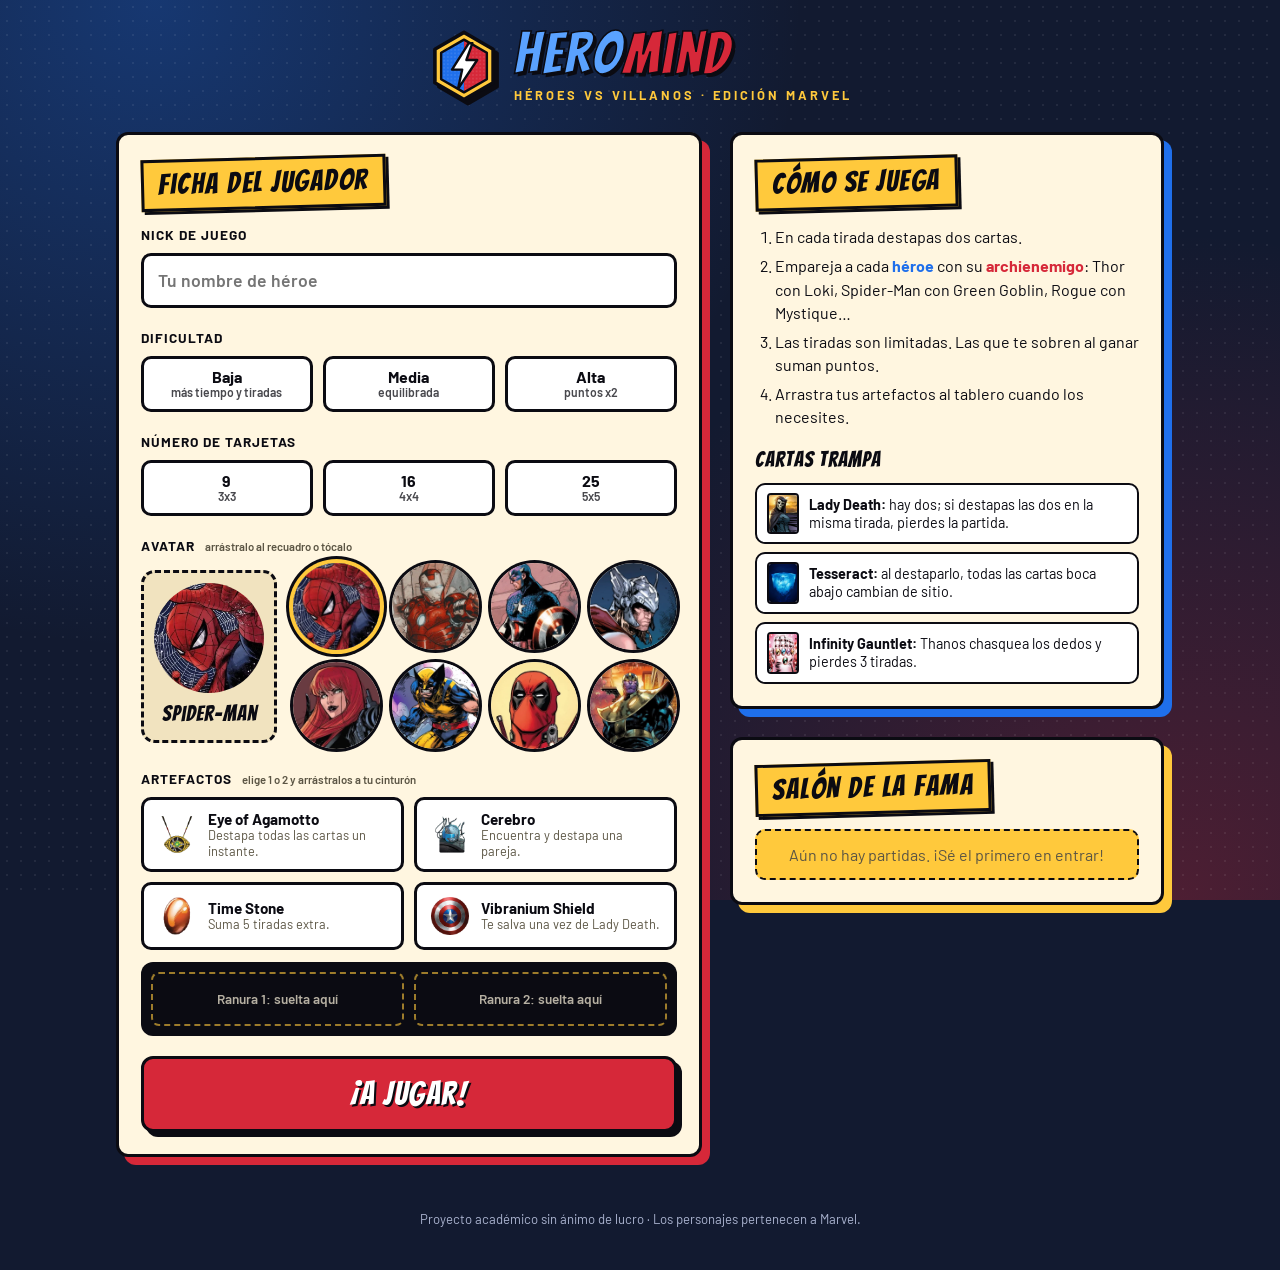
<file: index.html>
<!DOCTYPE html>
<html lang="es">
<head>
    <meta charset="UTF-8">
    <meta name="viewport" content="width=device-width, initial-scale=1.0">
    <meta name="description" content="HeroMind: juego de memoria para emparejar a los héroes de Marvel con sus archienemigos">
    <title>HeroMind · Héroes vs Villanos</title>
    <link rel="icon" href="img/logo-heromind.svg" type="image/svg+xml">

    <!-- Fuentes: Bangers (títulos estilo cómic) y Barlow (textos) -->
    <link rel="preconnect" href="https://fonts.googleapis.com">
    <link rel="preconnect" href="https://fonts.gstatic.com" crossorigin>
    <link href="https://fonts.googleapis.com/css2?family=Bangers&family=Barlow:wght@400;600;700&display=swap" rel="stylesheet">

    <!-- Estilos -->
    <link rel="stylesheet" href="css/styles.css">

    <!-- JS: datos del juego, localStorage del jugador y lógica de esta página -->
    <script src="js/datosJuego.js"></script>
    <script src="js/datosUsuario.js"></script>
    <script src="js/app.js"></script>
</head>
<body>
    <!-- CABECERA CON EL LOGO -->
    <header class="cabecera">
        <div class="marca">
            <img src="img/logo-heromind.svg" alt="" class="marca-emblema" width="72" height="72">
            <div>
                <p class="marca-nombre">Hero<span>Mind</span></p>
                <p class="marca-lema">Héroes vs Villanos · Edición Marvel</p>
            </div>
        </div>
    </header>

    <main class="contenedor">
        <!-- FORMULARIO DE ENTRADA DEL JUGADOR -->
        <form id="formEntrada" class="panel panel-formulario" action="juego.html" method="get" novalidate>
            <h1 class="panel-titulo">Ficha del jugador</h1>
            <p id="error" class="mensaje-error" role="alert"></p>

            <!-- Nick de juego -->
            <div class="campo">
                <label for="nick" class="etiqueta">Nick de juego</label>
                <input type="text" id="nick" name="nick" class="entrada-texto" maxlength="15" placeholder="Tu nombre de héroe" autocomplete="off">
            </div>

            <!-- Dificultad -->
            <fieldset class="campo">
                <legend class="etiqueta">Dificultad</legend>
                <div class="opciones">
                    <label class="opcion opcion-baja">
                        <input type="radio" name="dificultad" value="baja">
                        <span>Baja <small>más tiempo y tiradas</small></span>
                    </label>
                    <label class="opcion opcion-media">
                        <input type="radio" name="dificultad" value="media">
                        <span>Media <small>equilibrada</small></span>
                    </label>
                    <label class="opcion opcion-alta">
                        <input type="radio" name="dificultad" value="alta">
                        <span>Alta <small>puntos x2</small></span>
                    </label>
                </div>
            </fieldset>

            <!-- Número de tarjetas -->
            <fieldset class="campo">
                <legend class="etiqueta">Número de tarjetas</legend>
                <div class="opciones">
                    <label class="opcion">
                        <input type="radio" name="tamano" value="9">
                        <span>9 <small>3x3</small></span>
                    </label>
                    <label class="opcion">
                        <input type="radio" name="tamano" value="16">
                        <span>16 <small>4x4</small></span>
                    </label>
                    <label class="opcion">
                        <input type="radio" name="tamano" value="25">
                        <span>25 <small>5x5</small></span>
                    </label>
                </div>
            </fieldset>

            <!-- Avatar (Drag&Drop) -->
            <fieldset class="campo">
                <legend class="etiqueta">Avatar <small>arrástralo al recuadro o tócalo</small></legend>
                <div class="zona-avatar">
                    <div id="avatarZona" class="avatar-elegido">
                        <img src="img/logo-heromind.svg" id="avatarImg" alt="Avatar elegido" width="110" height="110" draggable="false">
                        <span id="avatarNombre" class="avatar-nombre"></span>
                    </div>
                    <!-- Los avatares se pintan desde app.js (salen de AVATARES en datosJuego.js) -->
                    <div id="listaAvatares" class="lista-avatares"></div>
                </div>
            </fieldset>

            <!-- Artefactos (Drag&Drop): se pintan desde app.js -->
            <fieldset class="campo">
                <legend class="etiqueta">Artefactos <small>elige 1 o 2 y arrástralos a tu cinturón</small></legend>
                <div id="listaArtefactos" class="lista-artefactos"></div>
                <!-- Cinturón: aquí se sueltan los artefactos elegidos (máximo 2) -->
                <div id="cinturon" class="cinturon" role="group" aria-label="Cinturón de artefactos"></div>
            </fieldset>

            <button type="submit" class="boton boton-principal">¡A jugar!</button>
        </form>

        <!-- COLUMNA LATERAL: REGLAS Y SALÓN DE LA FAMA -->
        <aside class="lateral">
            <section class="panel panel-reglas">
                <h2 class="panel-titulo">Cómo se juega</h2>
                <ol class="reglas">
                    <li>En cada tirada destapas dos cartas.</li>
                    <li>Empareja a cada <strong class="txt-heroe">héroe</strong> con su <strong class="txt-villano">archienemigo</strong>: Thor con Loki, Spider-Man con Green Goblin, Rogue con Mystique…</li>
                    <li>Las tiradas son limitadas. Las que te sobren al ganar suman puntos.</li>
                    <li>Arrastra tus artefactos al tablero cuando los necesites.</li>
                </ol>
                <h3 class="subtitulo">Cartas trampa</h3>
                <ul id="leyendaBombas" class="leyenda"></ul>
            </section>

            <section class="panel panel-fama">
                <h2 class="panel-titulo">Salón de la fama</h2>
                <ol id="salonFama" class="salon-fama"></ol>
            </section>
        </aside>
    </main>

    <footer class="pie">
        <p>Proyecto académico sin ánimo de lucro · Los personajes pertenecen a Marvel.</p>
    </footer>
</body>
</html>
</file>
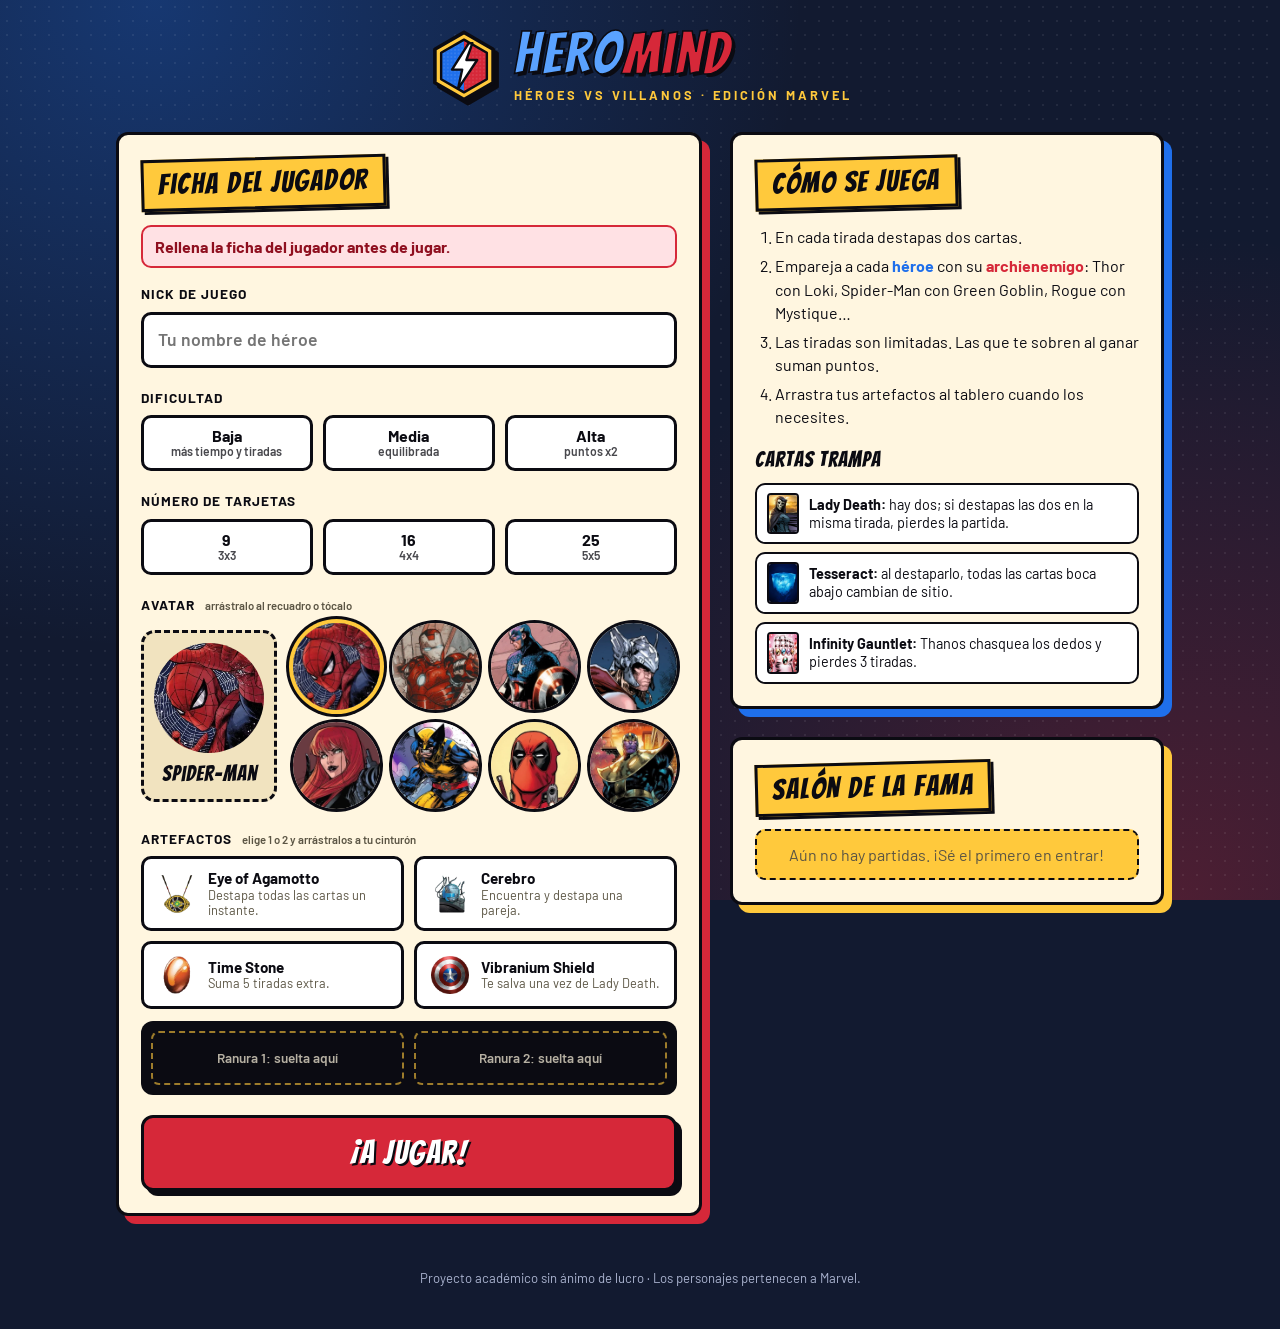
<file: juego.html>
<!DOCTYPE html>
<html lang="es">
<head>
    <meta charset="UTF-8">
    <meta name="viewport" content="width=device-width, initial-scale=1.0">
    <title>HeroMind · Partida</title>
    <link rel="icon" href="img/logo-heromind.svg" type="image/svg+xml">

    <!-- Fuentes: Bangers (títulos estilo cómic) y Barlow (textos) -->
    <link rel="preconnect" href="https://fonts.googleapis.com">
    <link rel="preconnect" href="https://fonts.gstatic.com" crossorigin>
    <link href="https://fonts.googleapis.com/css2?family=Bangers&family=Barlow:wght@400;600;700&display=swap" rel="stylesheet">

    <!-- Estilos: los generales y los del juego -->
    <link rel="stylesheet" href="css/styles.css">
    <link rel="stylesheet" href="css/stylesjuego.css">

    <!-- JS: datos del juego, localStorage del jugador y lógica del juego -->
    <script src="js/datosJuego.js"></script>
    <script src="js/datosUsuario.js"></script>
    <script src="js/juego.js"></script>
</head>
<body>
    <!-- CABECERA: JUGADOR Y MARCADORES -->
    <header class="cabecera-juego">
        <a href="index.html" class="marca marca-pequena" title="Volver a la ficha del jugador">
            <img src="img/logo-heromind.svg" alt="" class="marca-emblema" width="44" height="44">
            <span class="marca-nombre">Hero<span>Mind</span></span>
        </a>

        <div class="jugador">
            <img src="img/logo-heromind.svg" id="avatarImg" alt="Avatar del jugador" width="52" height="52">
            <div>
                <span id="nick" class="jugador-nick"></span>
                <span id="dificultadTxt" class="jugador-dificultad"></span>
            </div>
        </div>

        <ul class="marcadores">
            <li class="marcador">
                <span class="marcador-etiqueta">Puntos</span>
                <span id="puntos" class="marcador-valor">0</span>
            </li>
            <li class="marcador" id="marcadorTiradas">
                <span class="marcador-etiqueta">Tiradas</span>
                <span id="tiradas" class="marcador-valor">0</span>
            </li>
            <li class="marcador">
                <span class="marcador-etiqueta">Parejas</span>
                <span id="parejas" class="marcador-valor">0/0</span>
            </li>
        </ul>
    </header>

    <main class="zona-juego">
        <!-- ARTEFACTOS DEL JUGADOR (se pintan desde juego.js) -->
        <section class="panel panel-artefactos">
            <h2 class="panel-titulo">Tus artefactos</h2>
            <p class="ayuda">Arrástralos al tablero (o tócalos) para usarlos. Cada uno sirve una vez.</p>
            <div id="artefactosJuego" class="artefactos-juego"></div>
        </section>

        <!-- TABLERO DE CARTAS (se pinta desde juego.js) -->
        <section class="zona-tablero">
            <!-- Título principal de la página: oculto en pantalla, lo leen los lectores de pantalla -->
            <h1 class="solo-lectores">Tablero de HeroMind</h1>
            <p id="mensaje" class="mensaje-juego" aria-live="polite">Busca a cada héroe con su archienemigo</p>
            <div id="tablero" class="tablero"></div>
        </section>

        <!-- LEYENDA DE CARTAS TRAMPA -->
        <section class="panel panel-leyenda">
            <h2 class="panel-titulo">Cartas trampa</h2>
            <ul id="leyendaBombas" class="leyenda"></ul>
        </section>
    </main>

    <!-- VENTANA DE FIN DE PARTIDA -->
    <dialog id="finJuego" class="fin-juego">
        <!-- Logo del juego: en color si ganas y en gris si pierdes (clase derrota de la ventana) -->
        <img src="img/logo-heromind.svg" class="fin-icono" alt="" width="72" height="72">
        <!-- Texto por defecto: juego.js lo cambia por ¡Victoria! o Derrota -->
        <h2 id="finTitulo" class="fin-titulo">Fin de la partida</h2>
        <p id="finMotivo" class="fin-motivo"></p>
        <p id="finRecordNuevo" class="fin-record-nuevo" hidden>¡Nuevo récord personal!</p>
        <dl class="fin-resumen">
            <div>
                <dt>Puntos</dt>
                <dd id="finPuntos"></dd>
            </div>
            <div>
                <dt>Tiradas usadas</dt>
                <dd id="finTiradas"></dd>
            </div>
            <div>
                <dt>Parejas</dt>
                <dd id="finParejas"></dd>
            </div>
            <div>
                <dt>Tu récord</dt>
                <dd id="finRecord"></dd>
            </div>
        </dl>
        <p id="finBonus" class="fin-bonus"></p>
        <div class="fin-botones">
            <button type="button" id="botonRepetir" class="boton boton-principal">Jugar otra vez</button>
            <a href="index.html" class="boton boton-secundario">Cambiar ficha</a>
        </div>
    </dialog>
</body>
</html>
</file>
<file: css/styles.css>
/*
 * Estilos generales de HeroMind y de la página de entrada (index.html)
 * Estética de cómic: tinta negra, papel crema, trama de puntos y sombras desplazadas.
 * juego.html carga también este archivo y le suma stylesjuego.css
 */

/* VARIABLES DE COLOR Y TIPOGRAFÍA */
:root{
    --tinta: #0b0b12;
    --fondo: #121a30;
    --fondo-claro: #1c2747;
    --papel: #fff6e0;
    --papel-oscuro: #f1e3bf;
    --texto-papel-suave: #5b5544;
    --heroe: #1f6feb;
    --heroe-claro: #5aa2ff;
    --villano: #d62839;
    --villano-oscuro: #6a1b9a;
    --oro: #ffc93c;
    --exito: #2ec4b6;
    --texto: #f4f1ea;
    --texto-suave: #aab3cf;
    --fuente-titulos: "Bangers", "Impact", "Arial Black", sans-serif;
    --fuente-texto: "Barlow", "Segoe UI", system-ui, sans-serif;
    --borde: 3px solid var(--tinta);
    --radio: 12px;
}

/* BASE */
*,
*::before,
*::after{
    box-sizing: border-box;
}
body{
    margin: 0;
    min-height: 100vh;
    font-family: var(--fuente-texto);
    line-height: 1.45;
    color: var(--texto);
    background-color: var(--fondo);
    /* Trama de puntos tipo cómic sobre dos brillos de color */
    background-image:
        radial-gradient(rgba(255, 255, 255, 0.07) 1.2px, transparent 1.4px),
        radial-gradient(circle at 12% 0%, rgba(31, 111, 235, 0.35), transparent 45%),
        radial-gradient(circle at 92% 100%, rgba(214, 40, 57, 0.3), transparent 45%);
    background-size: 14px 14px, 100% 100%, 100% 100%;
    background-attachment: fixed;
}
img{
    max-width: 100%;
    display: block;
}
button,
input{
    font: inherit;
}
:focus-visible{
    outline: 3px solid var(--oro);
    outline-offset: 3px;
}
/* Texto que no se ve en pantalla pero sí leen los lectores de pantalla (por ejemplo, el h1 de juego.html) */
.solo-lectores{
    position: absolute;
    width: 1px;
    height: 1px;
    margin: -1px;
    padding: 0;
    overflow: hidden;
    clip-path: inset(50%);
    white-space: nowrap;
    border: 0;
}

/* MARCA (LOGO) */
.marca{
    display: flex;
    align-items: center;
    gap: 14px;
    color: inherit;
    text-decoration: none;
}
.marca-emblema{
    width: 72px;
    height: 72px;
    filter: drop-shadow(4px 4px 0 var(--tinta));
}
.marca-nombre{
    margin: 0;
    font-family: var(--fuente-titulos);
    font-size: clamp(2.6rem, 7vw, 3.6rem);
    letter-spacing: 2px;
    line-height: 0.9;
    color: var(--heroe-claro);
    -webkit-text-stroke: 1.5px var(--tinta);
    text-shadow: 3px 3px 0 var(--tinta);
}
.marca-nombre span{
    color: var(--villano);
}
.marca-lema{
    margin: 6px 0 0;
    font-size: 0.8rem;
    font-weight: 700;
    text-transform: uppercase;
    letter-spacing: 3px;
    color: var(--oro);
}

/* CABECERA */
.cabecera{
    display: flex;
    justify-content: center;
    padding: 28px 16px 8px;
}

/* CONTENEDOR PRINCIPAL */
.contenedor{
    display: grid;
    grid-template-columns: minmax(0, 1.35fr) minmax(0, 1fr);
    gap: 28px;
    max-width: 1080px;
    margin: 0 auto;
    padding: 20px 16px 32px;
    align-items: start;
}

/* PANELES (VIÑETAS DE CÓMIC) */
.panel{
    padding: 22px;
    background: var(--papel);
    color: var(--tinta);
    border: var(--borde);
    border-radius: var(--radio);
    box-shadow: 7px 7px 0 var(--tinta);
}
.panel-formulario{
    box-shadow: 8px 8px 0 var(--villano);
}
.panel-reglas{
    box-shadow: 8px 8px 0 var(--heroe);
}
.panel-fama{
    box-shadow: 8px 8px 0 var(--oro);
}
.panel-titulo{
    display: inline-block;
    margin: 0 0 16px;
    padding: 2px 14px;
    font-family: var(--fuente-titulos);
    font-size: 1.8rem;
    font-weight: 400;
    letter-spacing: 1.5px;
    background: var(--oro);
    border: var(--borde);
    box-shadow: 3px 3px 0 var(--tinta);
    transform: rotate(-1.5deg);
}

/* CAMPOS DEL FORMULARIO */
.campo{
    min-width: 0;
    margin: 0 0 20px;
    padding: 0;
    border: 0;
}
.etiqueta{
    display: block;
    margin-bottom: 8px;
    padding: 0;
    font-size: 0.85rem;
    font-weight: 700;
    text-transform: uppercase;
    letter-spacing: 1px;
}
.etiqueta small{
    margin-left: 6px;
    font-weight: 600;
    text-transform: none;
    letter-spacing: 0;
    color: var(--texto-papel-suave);
}
.entrada-texto{
    width: 100%;
    padding: 12px 14px;
    font-size: 1.1rem;
    font-weight: 600;
    color: var(--tinta);
    background: #ffffff;
    border: var(--borde);
    border-radius: 10px;
}
.entrada-texto:focus{
    outline: none;
    box-shadow: 0 0 0 4px var(--oro);
}

/* Opciones tipo botón (radios de dificultad y tarjetas) */
.opciones{
    display: grid;
    grid-template-columns: repeat(3, 1fr);
    gap: 10px;
}
.opcion{
    position: relative;
    cursor: pointer;
}
.opcion input{
    position: absolute;
    inset: 0;
    margin: 0;
    opacity: 0;
    cursor: pointer;
}
.opcion span{
    display: flex;
    flex-direction: column;
    align-items: center;
    justify-content: center;
    min-height: 56px;
    padding: 8px;
    font-weight: 700;
    text-align: center;
    line-height: 1.15;
    background: #ffffff;
    border: var(--borde);
    border-radius: 10px;
    transition: transform 0.12s, background 0.12s, box-shadow 0.12s;
}
.opcion small{
    font-size: 0.76rem;
    font-weight: 600;
    opacity: 0.75;
}
.opcion:hover span{
    transform: translateY(-2px);
}
.opcion input:checked + span{
    color: #ffffff;
    background: var(--heroe);
    box-shadow: 3px 3px 0 var(--tinta);
}
.opcion-baja input:checked + span{
    background: #1a9c8f;
}
.opcion-alta input:checked + span{
    background: var(--villano);
}
.opcion input:focus-visible + span{
    outline: 3px solid var(--oro);
    outline-offset: 2px;
}

/* AVATAR */
.zona-avatar{
    display: grid;
    grid-template-columns: auto 1fr;
    gap: 16px;
    align-items: center;
}
.avatar-elegido{
    width: 136px;
    padding: 10px;
    text-align: center;
    background: var(--papel-oscuro);
    border: 3px dashed var(--tinta);
    border-radius: 14px;
    transition: transform 0.15s, background 0.15s;
}
/* Los hijos no reciben eventos: así dragleave no salta al pasar por encima de la imagen */
.avatar-elegido *{
    pointer-events: none;
}
.avatar-elegido img{
    width: 100%;
    height: auto;
    aspect-ratio: 1;
    object-fit: cover;
    border-radius: 50%;
}
.avatar-elegido.sobre{
    background: var(--oro);
    border-style: solid;
    transform: scale(1.05);
}
.avatar-nombre{
    display: block;
    margin-top: 6px;
    font-family: var(--fuente-titulos);
    font-size: 1.3rem;
    letter-spacing: 1px;
}
.lista-avatares{
    display: grid;
    grid-template-columns: repeat(4, 1fr);
    gap: 12px;
}
.avatarImgItem{
    width: 100%;
    height: auto;
    aspect-ratio: 1;
    object-fit: cover;
    border-radius: 50%;
    box-shadow: 0 0 0 3px var(--tinta);
    cursor: grab;
    transition: transform 0.15s;
}
.avatarImgItem:hover{
    transform: translateY(-3px) rotate(-4deg);
}
.avatarImgItem.elegido{
    box-shadow: 0 0 0 4px var(--oro), 0 0 0 7px var(--tinta);
}

/* ARTEFACTOS Y CINTURÓN */
.lista-artefactos{
    display: grid;
    grid-template-columns: repeat(2, 1fr);
    gap: 10px;
}
.artefacto{
    display: flex;
    align-items: center;
    gap: 10px;
    padding: 10px 12px;
    background: #ffffff;
    border: var(--borde);
    border-radius: 10px;
    cursor: grab;
    user-select: none;
    transition: transform 0.12s, box-shadow 0.12s, opacity 0.12s;
}
.artefacto:hover{
    transform: translateY(-2px);
    box-shadow: 3px 3px 0 var(--tinta);
}
.artefacto.elegido{
    background: var(--papel-oscuro);
    opacity: 0.5;
}
/* Dibujo del artefacto: imagen de img/artefactos/  */
.artefacto-dibujo{
    flex: none;
    display: grid;
    place-items: center;
    width: 2.6rem;
    height: 2.6rem;
}
.artefacto-icono{
    font-family: var(--fuente-titulos);
    font-size: 1.4rem;
    line-height: 1;
}
.artefacto-img{
    width: 100%;
    height: 100%;
    object-fit: contain;
}
.artefacto-texto{
    display: flex;
    flex-direction: column;
    line-height: 1.2;
}
.artefacto-texto strong{
    font-size: 0.95rem;
}
.artefacto-texto small{
    font-size: 0.8rem;
    color: var(--texto-papel-suave);
}
.cinturon{
    display: grid;
    grid-template-columns: repeat(2, 1fr);
    gap: 10px;
    margin-top: 12px;
    padding: 10px;
    background: var(--tinta);
    border-radius: 12px;
    transition: box-shadow 0.15s;
}
.cinturon.sobre{
    box-shadow: 0 0 0 4px var(--oro);
}
.cinturon.sobre *{
    pointer-events: none;
}
.ranura{
    display: flex;
    align-items: center;
    justify-content: center;
    gap: 8px;
    min-height: 54px;
    padding: 6px 10px;
    font-size: 0.85rem;
    font-weight: 600;
    text-align: center;
    color: rgba(255, 246, 224, 0.7);
    border: 2px dashed rgba(255, 201, 60, 0.6);
    border-radius: 8px;
}
.ranura-llena{
    justify-content: flex-start;
    font-weight: 700;
    text-align: left;
    color: var(--tinta);
    background: var(--oro);
    border: 2px solid var(--oro);
    cursor: pointer;
    animation: encajar 0.25s ease-out;
}
.ranura-llena .artefacto-dibujo{
    width: 2rem;
    height: 2rem;
}
.ranura-llena .artefacto-icono{
    font-size: 1.4rem;
}
.ranura-llena .quitar{
    margin-left: auto;
    font-size: 0.9rem;
    opacity: 0.6;
}
.ranura-llena:hover .quitar{
    opacity: 1;
}

/* MENSAJE DE ERROR */
.mensaje-error{
    margin: 0 0 16px;
    padding: 8px 12px;
    font-weight: 700;
    color: #8f0f1f;
    background: #ffe1e4;
    border: 2px solid var(--villano);
    border-radius: 10px;
}
.mensaje-error:empty{
    display: none;
}

/* BOTONES */
.boton{
    display: inline-flex;
    align-items: center;
    justify-content: center;
    gap: 8px;
    padding: 12px 26px;
    font-family: var(--fuente-titulos);
    font-size: 1.6rem;
    letter-spacing: 1.5px;
    text-decoration: none;
    border: var(--borde);
    border-radius: 12px;
    box-shadow: 5px 5px 0 var(--tinta);
    cursor: pointer;
    transition: transform 0.1s, box-shadow 0.1s;
}
.boton:hover{
    transform: translate(-2px, -2px);
    box-shadow: 7px 7px 0 var(--tinta);
}
.boton:active{
    transform: translate(3px, 3px);
    box-shadow: 2px 2px 0 var(--tinta);
}
.boton-principal{
    color: #ffffff;
    background: var(--villano);
    text-shadow: 2px 2px 0 var(--tinta);
}
.boton-secundario{
    color: var(--tinta);
    background: var(--papel);
}
.panel-formulario .boton-principal{
    width: 100%;
    font-size: 2rem;
}

/* COLUMNA LATERAL */
.lateral{
    display: grid;
    gap: 28px;
}
.reglas{
    margin: 0 0 16px;
    padding-left: 20px;
}
.reglas li{
    margin-bottom: 6px;
}
.txt-heroe{
    color: var(--heroe);
}
.txt-villano{
    color: var(--villano);
}
.subtitulo{
    margin: 10px 0 8px;
    font-family: var(--fuente-titulos);
    font-size: 1.3rem;
    font-weight: 400;
    letter-spacing: 1px;
}
.leyenda{
    display: grid;
    gap: 8px;
    margin: 0;
    padding: 0;
    list-style: none;
}
.leyenda li{
    display: flex;
    align-items: center;
    gap: 10px;
    padding: 8px 10px;
    font-size: 0.9rem;
    line-height: 1.25;
    background: #ffffff;
    border: 2px solid var(--tinta);
    border-radius: 10px;
}
/* Dibujo de la trampa en la leyenda: miniatura de su carta o sus iniciales */
.leyenda-dibujo{
    flex: none;
    display: grid;
    place-items: center;
    width: 2rem;
    height: 2.6rem;
}
.leyenda-icono{
    font-family: var(--fuente-titulos);
    font-size: 1.1rem;
}
.leyenda-img{
    width: 100%;
    height: 100%;
    object-fit: cover;
    border: 2px solid var(--tinta);
    border-radius: 4px;
}

/* SALÓN DE LA FAMA */
.salon-fama{
    display: grid;
    gap: 8px;
    margin: 0;
    padding: 0;
    list-style: none;
    counter-reset: puesto;
}
.salon-fama li{
    display: grid;
    grid-template-columns: 1.4em 40px minmax(0, 1fr) auto;
    align-items: center;
    gap: 10px;
    padding: 8px 12px 8px 8px;
    background: #ffffff;
    border: 2px solid var(--tinta);
    border-radius: 10px;
    counter-increment: puesto;
}
.salon-fama li::before{
    content: counter(puesto);
    font-family: var(--fuente-titulos);
    font-size: 1.4rem;
    text-align: center;
}
.salon-fama img{
    width: 40px;
    height: 40px;
    object-fit: cover;
    border-radius: 50%;
}
.salon-fama li:first-child{
    background: var(--oro);
}
.salon-fama .vacio{
    display: block;
    padding: 12px;
    text-align: center;
    color: var(--texto-papel-suave);
    background: transparent;
    border-style: dashed;
}
.salon-fama .vacio::before{
    content: none;
}
.fama-nick{
    display: block;
    overflow: hidden;
    font-weight: 700;
    white-space: nowrap;
    text-overflow: ellipsis;
}
.fama-detalle{
    display: block;
    font-size: 0.78rem;
    color: var(--texto-papel-suave);
}
.fama-puntos{
    font-family: var(--fuente-titulos);
    font-size: 1.5rem;
    font-weight: 400;
    letter-spacing: 1px;
}

/* PIE */
.pie{
    padding: 8px 16px 28px;
    font-size: 0.82rem;
    text-align: center;
    color: var(--texto-suave);
}

/* ANIMACIONES (también las usa juego.html) */
.sacudir{
    animation: sacudir 0.4s;
}
@keyframes sacudir{
    0%, 100%{ transform: translateX(0); }
    20%{ transform: translateX(-6px); }
    40%{ transform: translateX(6px); }
    60%{ transform: translateX(-4px); }
    80%{ transform: translateX(4px); }
}
@keyframes encajar{
    from{ transform: scale(0.6); opacity: 0; }
    to{ transform: scale(1); opacity: 1; }
}

/* RESPONSIVE */
@media (max-width: 860px){
    .contenedor{
        grid-template-columns: 1fr;
    }
}
@media (max-width: 520px){
    .panel{
        padding: 18px 14px;
    }
    .lista-artefactos{
        grid-template-columns: 1fr;
    }
    .zona-avatar{
        grid-template-columns: 1fr;
    }
    .avatar-elegido{
        margin: 0 auto;
    }
    .lista-avatares{
        gap: 10px;
    }
    .opcion small{
        font-size: 0.7rem;
    }
}

/* Si el sistema pide menos movimiento, quitamos las animaciones */
@media (prefers-reduced-motion: reduce){
    *,
    *::before,
    *::after{
        animation-duration: 0.01ms !important;
        animation-iteration-count: 1 !important;
        transition-duration: 0.01ms !important;
    }
}
</file>
<file: css/stylesjuego.css>
/*
 * Estilos de la página de juego (juego.html)
 * Se carga después de styles.css y reutiliza sus variables
 */

/* CABECERA DEL JUEGO */
.cabecera-juego{
    display: flex;
    flex-wrap: wrap;
    align-items: center;
    gap: 14px 24px;
    max-width: 1180px;
    margin: 0 auto;
    padding: 16px;
}
.marca-pequena .marca-emblema{
    width: 44px;
    height: 44px;
    filter: drop-shadow(3px 3px 0 var(--tinta));
}
.marca-pequena .marca-nombre{
    font-size: 2rem;
}
.jugador{
    display: flex;
    align-items: center;
    gap: 10px;
    padding: 5px 16px 5px 5px;
    color: var(--tinta);
    background: var(--papel);
    border: var(--borde);
    border-radius: 999px;
    box-shadow: 4px 4px 0 var(--tinta);
}
.jugador img{
    width: 48px;
    height: 48px;
    object-fit: cover;
    border: 2px solid var(--tinta);
    border-radius: 50%;
}
.jugador-nick{
    display: block;
    max-width: 14ch;
    overflow: hidden;
    font-family: var(--fuente-titulos);
    font-size: 1.4rem;
    letter-spacing: 1px;
    line-height: 1.05;
    white-space: nowrap;
    text-overflow: ellipsis;
}
.jugador-dificultad{
    display: block;
    font-size: 0.78rem;
    font-weight: 600;
    color: var(--texto-papel-suave);
}
.marcadores{
    display: flex;
    gap: 10px;
    margin: 0 0 0 auto;
    padding: 0;
    list-style: none;
}
.marcador{
    min-width: 88px;
    padding: 6px 12px;
    text-align: center;
    background: var(--fondo-claro);
    border: var(--borde);
    border-radius: 10px;
    box-shadow: 4px 4px 0 var(--tinta);
}
.marcador-etiqueta{
    display: block;
    font-size: 0.7rem;
    font-weight: 700;
    text-transform: uppercase;
    letter-spacing: 1.5px;
    color: var(--texto-suave);
}
.marcador-valor{
    display: block;
    font-family: var(--fuente-titulos);
    font-size: 1.9rem;
    letter-spacing: 1px;
    line-height: 1;
    color: var(--oro);
}
.marcador.critico{
    background: var(--villano);
    animation: latido 1s infinite;
}
.marcador.critico .marcador-etiqueta,
.marcador.critico .marcador-valor{
    color: #ffffff;
}

/* DISTRIBUCIÓN DE LA PÁGINA */
.zona-juego{
    display: grid;
    grid-template-columns: minmax(0, 1fr) 280px;
    grid-template-areas:
        "tablero artefactos"
        "tablero leyenda";
    grid-template-rows: auto 1fr;
    gap: 22px 28px;
    max-width: 1180px;
    margin: 0 auto;
    padding: 8px 16px 32px;
    align-items: start;
}
.zona-tablero{
    grid-area: tablero;
}
.panel-artefactos{
    grid-area: artefactos;
    padding: 18px;
    box-shadow: 7px 7px 0 var(--oro);
}
.panel-leyenda{
    grid-area: leyenda;
    padding: 18px;
}
.panel-artefactos .panel-titulo,
.panel-leyenda .panel-titulo{
    font-size: 1.5rem;
}
.ayuda{
    margin: -4px 0 12px;
    font-size: 0.85rem;
    color: var(--texto-papel-suave);
}

/* MENSAJE SOBRE EL TABLERO */
.mensaje-juego{
    width: fit-content;
    max-width: 100%;
    min-height: 2.6em;
    margin: 0 auto 14px;
    padding: 8px 18px;
    font-weight: 700;
    text-align: center;
    color: var(--tinta);
    background: var(--papel);
    border: var(--borde);
    border-radius: 14px;
    box-shadow: 4px 4px 0 var(--tinta);
}
.mensaje-juego.exito{
    background: #c9f7f0;
}
.mensaje-juego.alerta{
    background: var(--oro);
}
.mensaje-juego.peligro{
    color: #ffffff;
    background: var(--villano);
}

/* TABLERO */
.tablero{
    --hueco: clamp(6px, 1.4vw, 12px);
    /*
     * --u es el 1 % del ancho de una carta. juego.js lo calcula (ajustarMedidasCartas)
     * al pintar el tablero y al cambiar el tamaño de la ventana.
     * Las medidas de dentro de la carta se escriben como calc(var(--u) * N),
     * así el nombre, los marcos y los textos crecen o se achican con la carta.
     */
    --u: 1px;
    display: grid;
    gap: var(--hueco);
    /* Ancho limitado también por la altura de la pantalla para que quepa entero */
    width: min(100%, 640px, calc((100vh - 190px) * 0.75));
    min-width: min(100%, 300px);
    margin: 0 auto;
    padding: var(--hueco);
    background: var(--fondo-claro);
    border: var(--borde);
    border-radius: 16px;
    box-shadow: 8px 8px 0 var(--tinta);
    transition: box-shadow 0.15s, background 0.15s;
}
/* Resaltado al arrastrar un artefacto encima */
.tablero.sobre{
    background: #2a3a6a;
    box-shadow: 0 0 0 5px var(--oro), 8px 8px 0 var(--tinta);
}

/* CARTAS */
.carta{
    position: relative;
    aspect-ratio: 3 / 4;
    padding: 0;
    color: #ffffff;
    background: none;
    border: 0;
    cursor: pointer;
    perspective: 800px;
    transition: transform 0.15s;
}
.carta:not(:disabled):hover{
    transform: translateY(-4px);
}
.carta:disabled{
    cursor: default;
}
.carta-interior{
    position: absolute;
    inset: 0;
    transform-style: preserve-3d;
    transition: transform 0.45s cubic-bezier(0.3, 0.7, 0.3, 1.2);
}
/* Carta destapada, Eye of Agamotto o final de partida: se ve la cara frontal */
.carta.volteada .carta-interior,
.tablero.espiando .carta .carta-interior,
.tablero.revelado .carta .carta-interior{
    transform: rotateY(180deg);
}
.cara{
    position: absolute;
    inset: 0;
    display: flex;
    flex-direction: column;
    align-items: center;
    justify-content: space-between;
    overflow: hidden;
    border: var(--borde);
    border-radius: 10px;
    backface-visibility: hidden;
    -webkit-backface-visibility: hidden;
}

/* Dorso: rayas diagonales con el emblema */
.cara-trasera{
    background:
        url("../img/logo-heromind.svg") center / 55% no-repeat,
        repeating-linear-gradient(45deg, #1d2d5c 0 8px, #16224a 8px 16px);
    box-shadow: inset 0 0 0 3px rgba(255, 201, 60, 0.5);
}
.carta:not(:disabled):hover .cara-trasera{
    filter: brightness(1.25);
}

/* CARA FRONTAL: marco del color del bando + ventana con el arte a carta completa.*/
.cara-frontal{
    display: block;
    padding: calc(var(--u) * 3.2);
    color: #ffffff;
    text-align: left;
    transform: rotateY(180deg);
    background: linear-gradient(150deg, #f6e7b4, var(--oro) 35%, #b8860b);
}
.cara-frontal.heroe{
    background: linear-gradient(150deg, var(--heroe-claro), var(--heroe) 45%, #0f3b8c);
}
.cara-frontal.villano{
    background: linear-gradient(150deg, #ff6b78, var(--villano) 45%, #6a0f1f);
}
.cara-frontal.trampa{
    background: linear-gradient(150deg, #8a6bd1, var(--villano-oscuro) 45%, #24113d);
}
.carta-ventana{
    position: relative;
    display: block;
    width: 100%;
    height: 100%;
    overflow: hidden;
    border-radius: calc(var(--u) * 2.4);
    box-shadow: 0 0 0 calc(var(--u) * 0.8) rgba(11, 11, 18, 0.85);
}
/* Fondo de la ventana según el tipo de carta (se ve cuando no hay imagen) */
.heroe .carta-ventana{
    background: radial-gradient(circle at 50% 50%, var(--heroe-claro), var(--heroe) 55%, #0f3b8c);
}
.villano .carta-ventana{
    background: radial-gradient(circle at 50% 50%, #ff6b78, var(--villano) 50%, var(--villano-oscuro));
}
.trampa-muerte .carta-ventana{
    background: radial-gradient(circle at 50% 50%, #50505f, #15151c);
}
.trampa-teseracto .carta-ventana{
    background: radial-gradient(circle at 50% 52%, #9bf6ff, #2a7de1 45%, #0b1f4d);
}
.trampa-guante .carta-ventana{
    background: radial-gradient(circle at 50% 50%, #ffe9a8, var(--oro) 50%, #8a5a00);
}

/* Arte: ocupa toda la ventana */
.carta-retrato{
    position: absolute;
    inset: 0;
    z-index: 0;
    display: grid;
    place-items: center;
    /* Las iniciales y los íconos quedan un poco más abajo del nombre */
    padding-top: calc(var(--u) * 6);
}
.con-imagen .carta-retrato{
    padding: 0;
}
.carta-imagen{
    width: 100%;
    height: 100%;
    object-fit: cover;
    /* Si la imagen no es 3:4 se recorta desde arriba para no perder la cara */
    object-position: center top;
}
.carta-iniciales{
    display: grid;
    place-items: center;
    width: calc(var(--u) * 50);
    aspect-ratio: 1;
    font-family: var(--fuente-titulos);
    font-size: calc(var(--u) * 21);
    letter-spacing: 0.04em;
    line-height: 1;
    background: rgba(255, 255, 255, 0.16);
    border: calc(var(--u) * 1.5) solid rgba(255, 255, 255, 0.75);
    border-radius: 50%;
    text-shadow: calc(var(--u) * 1.2) calc(var(--u) * 1.2) 0 var(--tinta);
}

/* Nombre arriba: franja del color del bando que se desvanece hacia el arte */
.carta-cabecera{
    position: absolute;
    top: 0;
    right: 0;
    left: 0;
    z-index: 2;
    display: flex;
    flex-direction: column;
    gap: calc(var(--u) * 0.6);
    padding: calc(var(--u) * 3.5) calc(var(--u) * 4.5) calc(var(--u) * 11);
    background: linear-gradient(rgba(11, 11, 18, 0.9), rgba(11, 11, 18, 0.55) 60%, transparent);
}
.heroe .carta-cabecera{
    background: linear-gradient(rgba(15, 59, 140, 0.95), rgba(15, 59, 140, 0.6) 60%, transparent);
}
.villano .carta-cabecera{
    background: linear-gradient(rgba(120, 16, 40, 0.95), rgba(120, 16, 40, 0.6) 60%, transparent);
}
.carta-bando{
    font-size: calc(var(--u) * 5.5);
    font-weight: 700;
    text-transform: uppercase;
    letter-spacing: 0.14em;
    opacity: 0.85;
}
.carta-nombre{
    font-family: var(--fuente-titulos);
    font-size: calc(var(--u) * 12.5);
    letter-spacing: 0.03em;
    line-height: 0.95;
    text-shadow: calc(var(--u) * 0.7) calc(var(--u) * 0.7) 0 var(--tinta);
}

/* Rival abajo: pastilla sobre una franja oscura */
.carta-pie{
    position: absolute;
    right: 0;
    bottom: 0;
    left: 0;
    z-index: 2;
    display: flex;
    justify-content: center;
    padding: calc(var(--u) * 10) calc(var(--u) * 4) calc(var(--u) * 4);
    background: linear-gradient(transparent, rgba(11, 11, 18, 0.85));
}
.carta-rival{
    max-width: 100%;
    padding: calc(var(--u) * 1.2) calc(var(--u) * 3.5);
    overflow: hidden;
    font-size: calc(var(--u) * 7);
    font-weight: 700;
    line-height: 1.2;
    white-space: nowrap;
    text-overflow: ellipsis;
    background: rgba(255, 255, 255, 0.14);
    border: calc(var(--u) * 0.5) solid rgba(255, 255, 255, 0.5);
    border-radius: 99px;
}
.carta-vs{
    margin-right: calc(var(--u) * 0.8);
    font-family: var(--fuente-titulos);
    letter-spacing: 0.05em;
    color: var(--oro);
}

/* En cartas muy pequeñas (5x5 en el celular) solo dejamos el nombre.
   juego.js pone la clase cartas-pequenas al tablero cuando una carta mide menos de 77px de ancho */
.tablero.cartas-pequenas .carta-bando,
.tablero.cartas-pequenas .carta-pie{
    display: none;
}
.tablero.cartas-pequenas .carta-cabecera{
    padding: calc(var(--u) * 3) calc(var(--u) * 3.5) calc(var(--u) * 9);
}
.tablero.cartas-pequenas .carta-nombre{
    font-size: calc(var(--u) * 14);
}

/* ESTADOS DE LAS CARTAS */
.carta.emparejada{
    animation: celebrar 0.6s ease-out;
}
.carta.emparejada .cara-frontal{
    border-color: var(--oro);
    box-shadow: 0 0 18px 4px rgba(255, 201, 60, 0.7);
}
.carta.usada .cara-frontal{
    filter: grayscale(0.85) brightness(0.7);
}
.carta.fallo{
    animation: sacudir 0.4s;
}
.carta.explosion .cara-frontal{
    animation: explotar 0.8s ease-out forwards;
}
.tablero.revelado .carta:not(.volteada) .cara-frontal{
    filter: brightness(0.55) saturate(0.6);
}
.tablero.barajando .carta:not(.volteada){
    animation: barajar 0.6s ease-in-out;
}

/* ARTEFACTOS EN EL JUEGO */
.artefactos-juego{
    display: grid;
    gap: 10px;
}
.artefacto-juego{
    display: flex;
    align-items: center;
    gap: 10px;
    padding: 10px 12px;
    color: var(--tinta);
    background: #ffffff;
    border: var(--borde);
    border-radius: 10px;
    box-shadow: 3px 3px 0 var(--tinta);
    cursor: grab;
    user-select: none;
    transition: transform 0.12s;
}
.artefacto-juego:hover{
    transform: translateY(-2px) rotate(-1deg);
}
.artefacto-juego em{
    font-size: 0.72rem;
    font-style: normal;
    font-weight: 700;
    text-transform: uppercase;
    letter-spacing: 1px;
    color: var(--heroe);
}
.artefacto-juego.pasivo{
    background: #e3f1ff;
    cursor: default;
}
.artefacto-juego.gastado{
    box-shadow: none;
    opacity: 0.45;
    filter: grayscale(1);
    cursor: not-allowed;
}
.artefacto-juego.pasivo:hover,
.artefacto-juego.gastado:hover{
    transform: none;
}
.artefacto-juego.gastado em{
    color: var(--texto-papel-suave);
}

/* VENTANA DE FIN DE PARTIDA */
.fin-juego{
    width: min(92vw, 440px);
    padding: 26px 22px;
    text-align: center;
    color: var(--tinta);
    background: var(--papel);
    border: var(--borde);
    border-radius: 16px;
    box-shadow: 10px 10px 0 var(--oro);
}
.fin-juego.derrota{
    box-shadow: 10px 10px 0 var(--villano);
}
.fin-juego::backdrop{
    background: rgba(8, 10, 20, 0.72);
    backdrop-filter: blur(3px);
}
.fin-juego[open]{
    animation: encajar 0.3s ease-out;
}
.fin-icono{
    width: 72px;
    height: 72px;
    margin: 0 auto;
    filter: drop-shadow(4px 4px 0 var(--tinta));
}
.fin-juego.derrota .fin-icono{
    filter: grayscale(1) drop-shadow(4px 4px 0 var(--tinta));
}
.fin-titulo{
    margin: 6px 0 4px;
    font-family: var(--fuente-titulos);
    font-size: 3rem;
    font-weight: 400;
    letter-spacing: 2px;
}
.fin-motivo{
    margin: 0 0 12px;
    font-weight: 600;
}
.fin-record-nuevo{
    display: inline-block;
    margin: 0 0 12px;
    padding: 2px 12px;
    font-weight: 700;
    background: var(--oro);
    border: 2px solid var(--tinta);
    border-radius: 99px;
    transform: rotate(-2deg);
}
.fin-record-nuevo[hidden]{
    display: none;
}
.fin-resumen{
    display: grid;
    grid-template-columns: 1fr 1fr;
    gap: 10px;
    margin: 0 0 10px;
}
.fin-resumen div{
    padding: 8px;
    background: #ffffff;
    border: 2px solid var(--tinta);
    border-radius: 10px;
}
.fin-resumen dt{
    font-size: 0.72rem;
    font-weight: 700;
    text-transform: uppercase;
    letter-spacing: 1px;
    color: var(--texto-papel-suave);
}
.fin-resumen dd{
    margin: 0;
    font-family: var(--fuente-titulos);
    font-size: 1.8rem;
    letter-spacing: 1px;
}
.fin-bonus{
    min-height: 1.2em;
    margin: 0 0 16px;
    font-size: 0.9rem;
    font-weight: 600;
    color: var(--texto-papel-suave);
}
.fin-botones{
    display: flex;
    flex-wrap: wrap;
    justify-content: center;
    gap: 12px;
}
.fin-botones .boton{
    padding: 10px 18px;
    font-size: 1.35rem;
}

/* ANIMACIONES DEL JUEGO */
@keyframes latido{
    0%, 100%{ transform: scale(1); }
    50%{ transform: scale(1.06); }
}
@keyframes celebrar{
    0%{ transform: scale(1); }
    40%{ transform: scale(1.1) rotate(-2deg); }
    100%{ transform: scale(1); }
}
@keyframes explotar{
    0%{ transform: rotateY(180deg) scale(1); }
    40%{ transform: rotateY(180deg) scale(1.2); box-shadow: 0 0 30px 12px rgba(214, 40, 57, 0.9); }
    100%{ transform: rotateY(180deg) scale(1); box-shadow: 0 0 18px 6px rgba(214, 40, 57, 0.8); }
}
@keyframes barajar{
    0%, 100%{ transform: none; }
    30%{ transform: scale(0.85) rotate(-8deg); }
    65%{ transform: scale(0.85) rotate(8deg); }
}

/* RESPONSIVE */
@media (max-width: 900px){
    .zona-juego{
        grid-template-columns: 1fr;
        grid-template-areas:
            "artefactos"
            "tablero"
            "leyenda";
        grid-template-rows: auto;
    }
    .tablero{
        width: min(100%, 560px);
    }
    .artefactos-juego{
        grid-template-columns: repeat(2, 1fr);
    }
    .artefacto-juego small{
        display: none;
    }
    .panel-artefactos .ayuda{
        margin-bottom: 10px;
    }
}
@media (max-width: 720px){
    .marcadores{
        width: 100%;
        margin: 0;
    }
    .marcador{
        flex: 1;
        min-width: 0;
    }
}
@media (max-width: 420px){
    .marca-pequena .marca-nombre{
        display: none;
    }
    .artefactos-juego{
        grid-template-columns: 1fr;
    }
}
</file>
